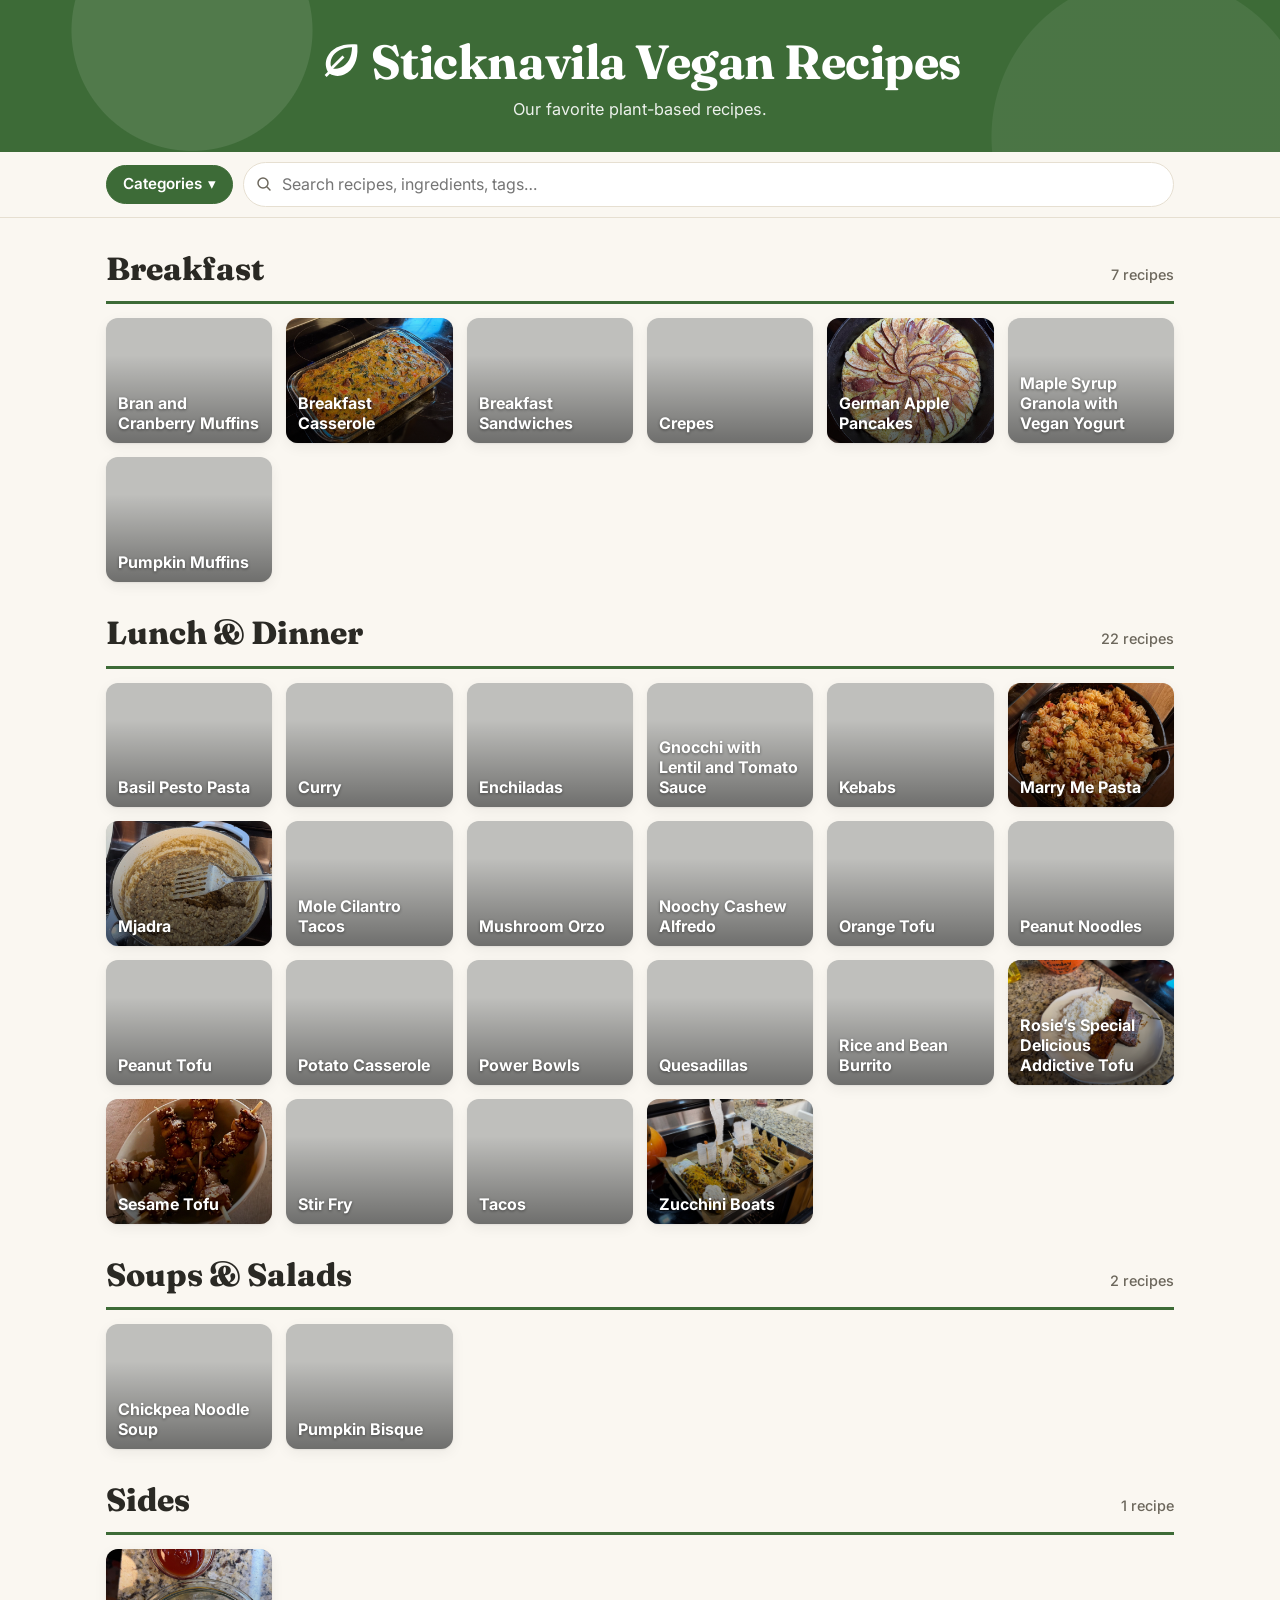
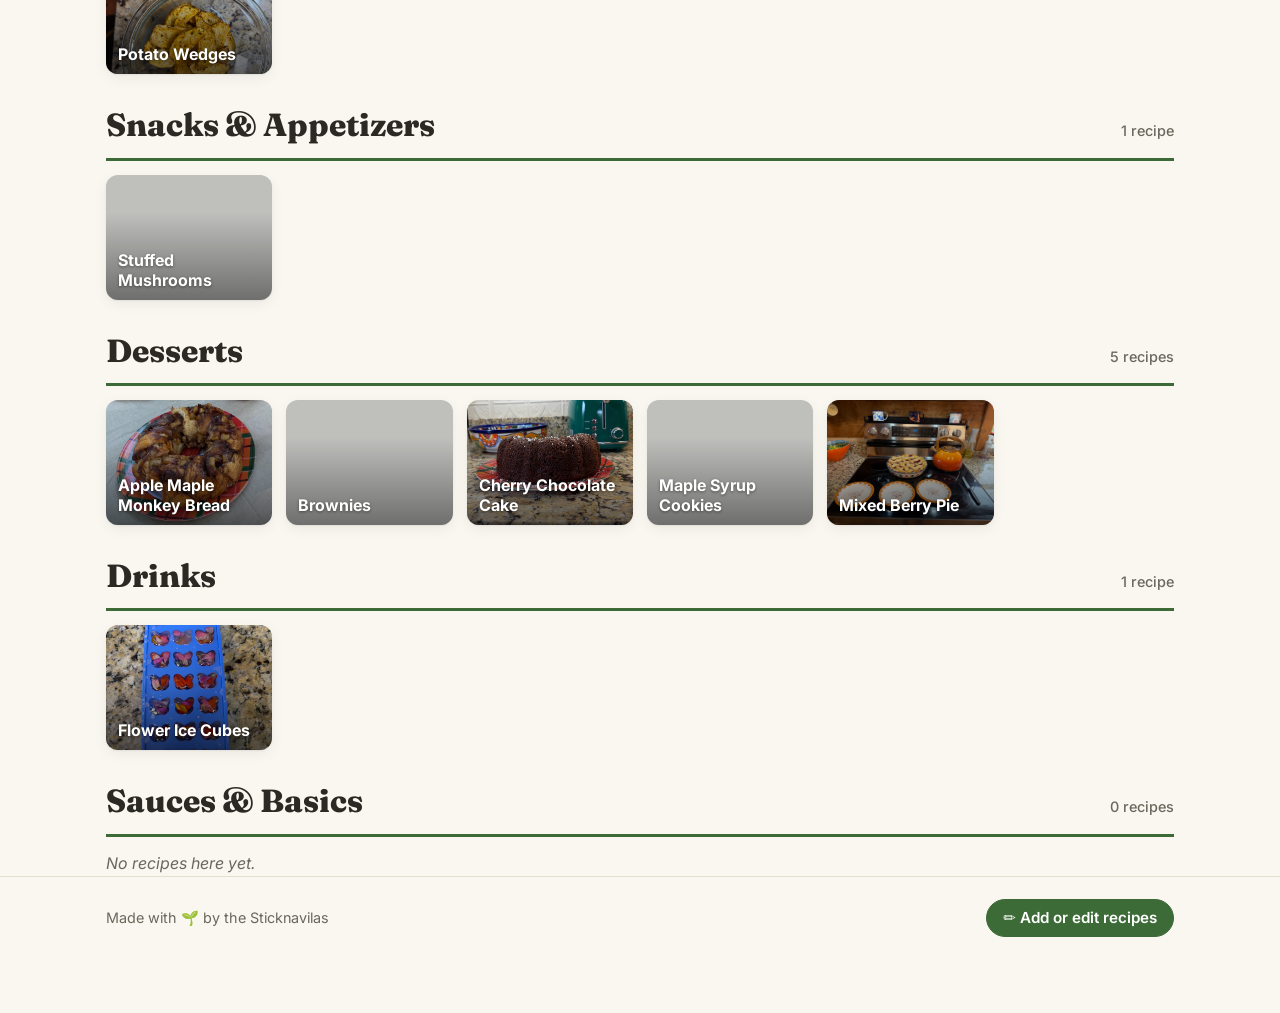
<file: index.html>
<!doctype html>
<html lang="en">
<head>
  <meta charset="utf-8">
  <meta name="viewport" content="width=device-width, initial-scale=1">
  <title>Sticknavila Vegan Recipes</title>
  <meta name="description" content="Our favorite plant-based recipes, organized by meal.">
  <link rel="icon" href="favicon.svg" type="image/svg+xml">
  <link rel="preconnect" href="https://fonts.googleapis.com">
  <link rel="preconnect" href="https://fonts.gstatic.com" crossorigin>
  <link href="https://fonts.googleapis.com/css2?family=Fraunces:opsz,wght@9..144,600;9..144,700;9..144,800&family=Inter:wght@400;500;600;700&display=swap" rel="stylesheet">
  <link rel="stylesheet" href="css/style.css">
</head>
<body>
  <header class="site-header" id="top">
    <div class="wrap">
      <h1 class="site-title"><a href="index.html" id="siteTitle">Sticknavila Vegan Recipes</a></h1>
      <p class="site-tagline" id="siteTagline"></p>
    </div>
  </header>

  <nav class="toolbar" aria-label="Recipe navigation">
    <div class="wrap">
      <div class="dropdown" id="catDropdown">
        <button class="btn primary" id="catButton" aria-haspopup="true" aria-expanded="false" aria-controls="catMenu">
          Categories <span class="caret" aria-hidden="true">▾</span>
        </button>
        <ul class="dropdown-menu" id="catMenu" hidden></ul>
      </div>
      <label class="search">
        <span class="visually-hidden" hidden>Search recipes</span>
        <svg class="icon" viewBox="0 0 24 24" aria-hidden="true"><path fill="none" stroke="currentColor" stroke-width="2.2" stroke-linecap="round" d="M10.5 18a7.5 7.5 0 1 1 0-15 7.5 7.5 0 0 1 0 15zm5.4-2.1L21 21"/></svg>
        <input type="search" id="search" placeholder="Search recipes, ingredients, tags…" autocomplete="off" aria-label="Search recipes">
        <button type="button" class="clear" id="clearSearch" aria-label="Clear search" hidden>×</button>
      </label>
    </div>
  </nav>

  <main class="wrap">
    <p class="result-note" id="resultNote" hidden></p>
    <div id="sections"><p class="result-note">Loading recipes…</p></div>
  </main>

  <footer class="site-footer">
    <div class="wrap">
      <span>Made with 🌱 by the Sticknavilas</span>
      <a class="btn primary edit-link" href="admin.html">✏️ Add or edit recipes</a>
    </div>
  </footer>

  <button class="back-to-top" id="toTop" aria-label="Back to top" hidden>↑</button>

  <script src="js/common.js"></script>
  <script src="js/home.js"></script>
</body>
</html>
</file>
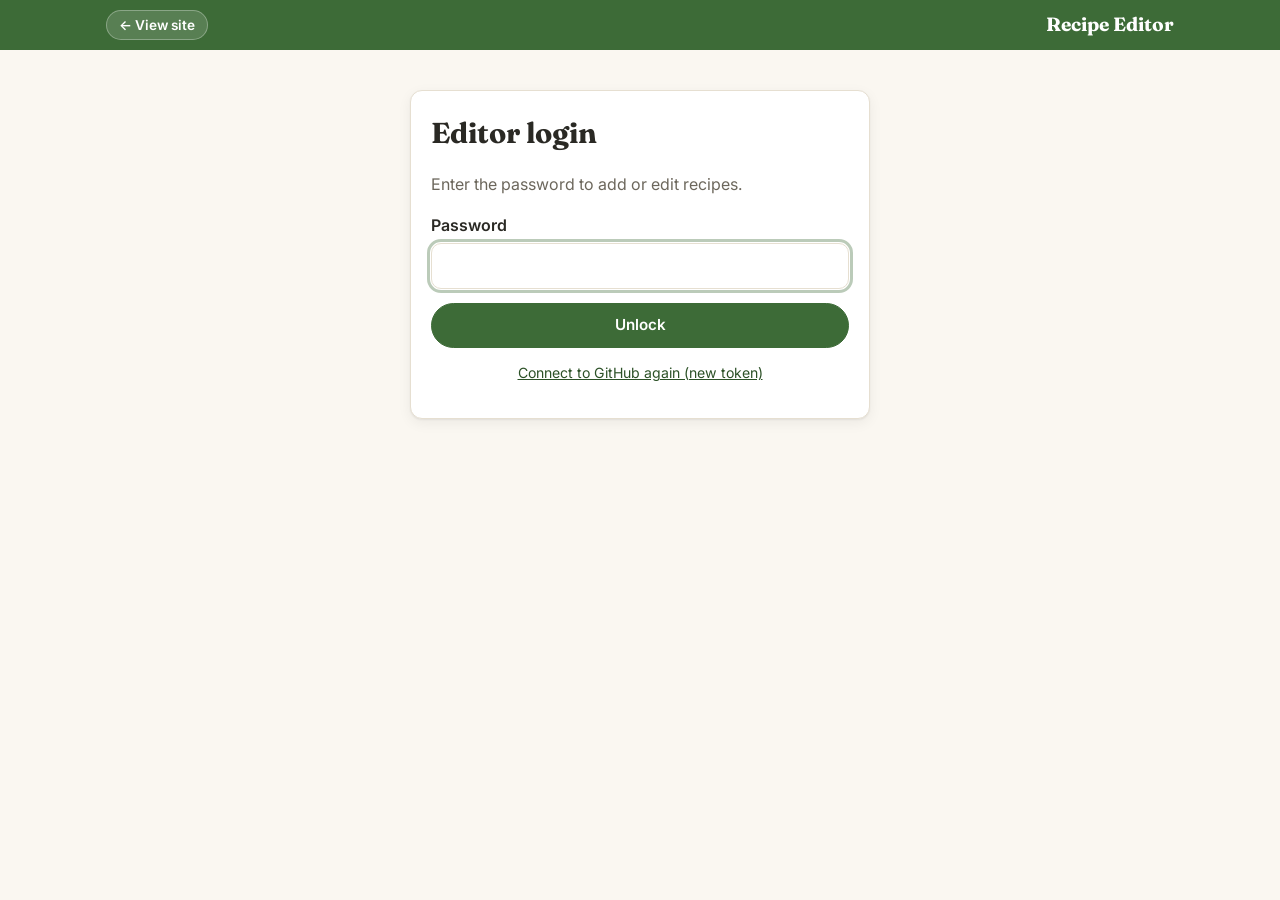
<file: admin.html>
<!doctype html>
<html lang="en">
<head>
  <meta charset="utf-8">
  <meta name="viewport" content="width=device-width, initial-scale=1">
  <meta name="robots" content="noindex">
  <title>Recipe Editor · Sticknavila Vegan Recipes</title>
  <link rel="icon" href="favicon.svg" type="image/svg+xml">
  <link rel="preconnect" href="https://fonts.googleapis.com">
  <link rel="preconnect" href="https://fonts.gstatic.com" crossorigin>
  <link href="https://fonts.googleapis.com/css2?family=Fraunces:opsz,wght@9..144,700;9..144,800&family=Inter:wght@400;500;600;700&display=swap" rel="stylesheet">
  <link rel="stylesheet" href="css/style.css">
  <link rel="stylesheet" href="css/admin.css">
</head>
<body>
  <header class="admin-bar">
    <div class="wrap">
      <a href="index.html" class="btn small">← View site</a>
      <strong class="admin-title">Recipe Editor</strong>
      <button class="btn small" id="logoutBtn" hidden>Log out</button>
    </div>
  </header>

  <div class="status-wrap"><div id="status" class="status" role="status" aria-live="polite" hidden></div></div>

  <main class="wrap admin-main">
    <section id="view-loading"><p class="result-note">Loading…</p></section>

    <!-- Password screen -->
    <section id="view-login" hidden>
      <form class="card narrow" id="loginForm">
        <h1>Editor login</h1>
        <p class="muted">Enter the password to add or edit recipes.</p>
        <div class="field">
          <label for="pw">Password</label>
          <input type="password" id="pw" autocomplete="current-password" required>
        </div>
        <button class="btn primary block" type="submit">Unlock</button>
        <p class="muted small center"><a href="#" id="toSetup">Connect to GitHub again (new token)</a></p>
      </form>
    </section>

    <!-- One-time GitHub connection -->
    <section id="view-setup" hidden>
      <form class="card narrow" id="setupForm">
        <h1>Connect the editor to GitHub</h1>
        <p class="muted">Do this once after the site is on GitHub. The editor saves your changes into the GitHub repository, and the site updates about a minute later. The steps are in <strong>README.md</strong>.</p>
        <div class="field"><label for="ghOwner">GitHub username</label><input id="ghOwner" required autocapitalize="off" autocorrect="off" spellcheck="false"></div>
        <div class="field"><label for="ghRepo">Repository name</label><input id="ghRepo" required autocapitalize="off" autocorrect="off" spellcheck="false"></div>
        <div class="field"><label for="ghBranch">Branch</label><input id="ghBranch" value="main" required autocapitalize="off" autocorrect="off" spellcheck="false"></div>
        <div class="field">
          <label for="ghToken">GitHub access token</label>
          <input id="ghToken" type="password" required autocomplete="off" placeholder="github_pat_…">
          <small class="muted">Use a fine-grained token for this repository only, with <em>Contents: Read and write</em>. It's stored encrypted with your editor password.</small>
        </div>
        <div class="field"><label for="setPw">Editor password</label><input id="setPw" type="password" required autocomplete="new-password"></div>
        <div class="field"><label for="setPw2">Confirm password</label><input id="setPw2" type="password" required autocomplete="new-password"></div>
        <button class="btn primary block" type="submit" id="setupBtn">Connect</button>
        <p class="muted small center"><a href="#" id="setupCancel" hidden>Cancel</a></p>
      </form>
    </section>

    <!-- Dashboard -->
    <section id="view-dash" hidden>
      <div class="dash-head">
        <h1>Your recipes</h1>
        <a class="btn primary" href="#new">+ Add recipe</a>
      </div>
      <div class="field"><input type="search" id="dashSearch" placeholder="Find a recipe to edit…" aria-label="Find a recipe"></div>
      <div id="dashList"></div>

      <details class="card settings" id="settingsPanel">
        <summary>Categories &amp; site settings</summary>
        <div id="settings"></div>
      </details>
    </section>

    <!-- Recipe editor -->
    <section id="view-editor" hidden></section>
  </main>

  <script src="js/common.js"></script>
  <script src="js/admin.js"></script>
</body>
</html>
</file>
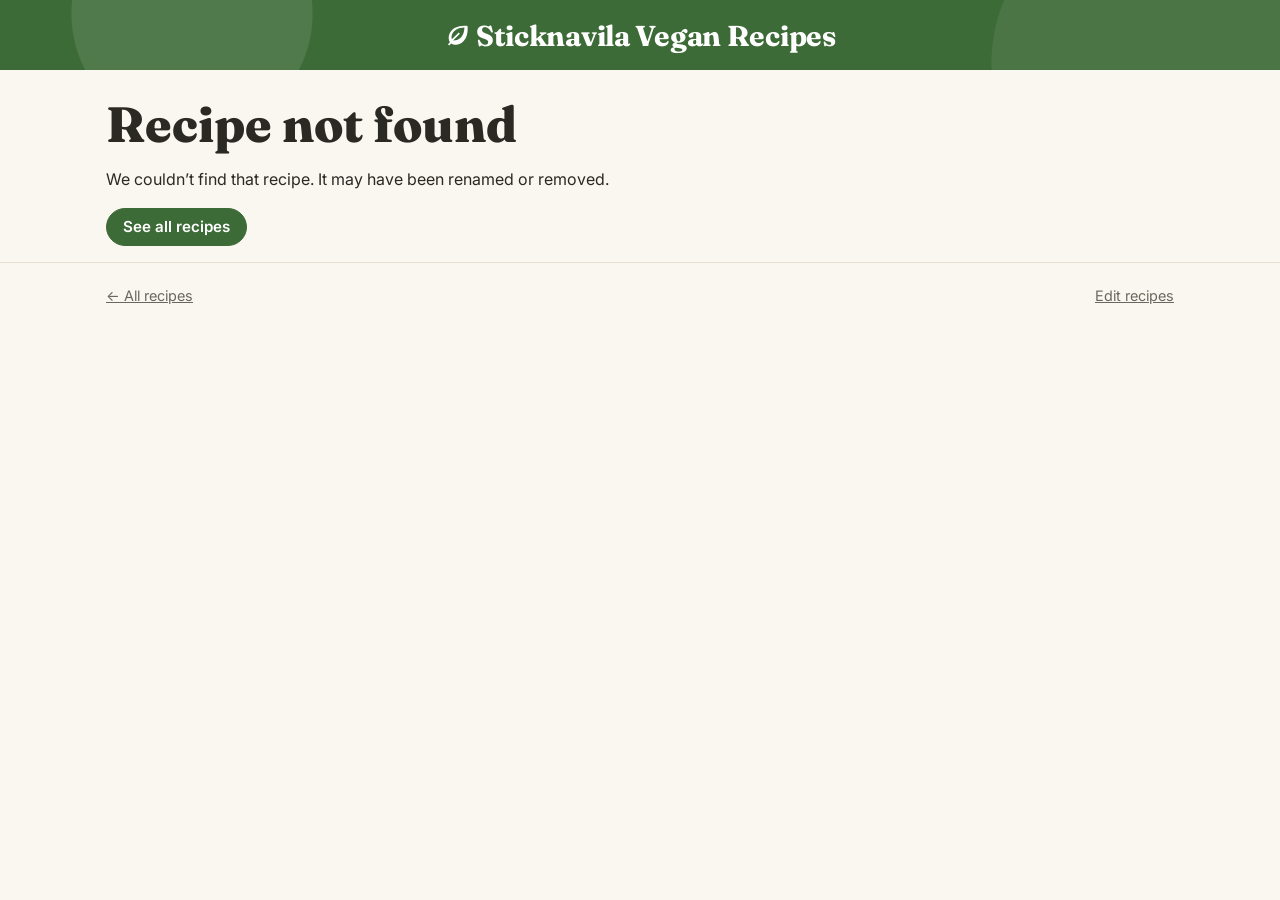
<file: recipe.html>
<!doctype html>
<html lang="en">
<head>
  <meta charset="utf-8">
  <meta name="viewport" content="width=device-width, initial-scale=1">
  <title>Recipe · Sticknavila Vegan Recipes</title>
  <link rel="icon" href="favicon.svg" type="image/svg+xml">
  <link rel="preconnect" href="https://fonts.googleapis.com">
  <link rel="preconnect" href="https://fonts.gstatic.com" crossorigin>
  <link href="https://fonts.googleapis.com/css2?family=Fraunces:opsz,wght@9..144,600;9..144,700;9..144,800&family=Inter:wght@400;500;600;700&display=swap" rel="stylesheet">
  <link rel="stylesheet" href="css/style.css">
</head>
<body>
  <header class="site-header" style="padding:20px 0 18px">
    <div class="wrap">
      <p class="site-title" style="font-size:clamp(1.3rem,3.5vw,1.8rem)"><a href="index.html" id="siteTitle">Sticknavila Vegan Recipes</a></p>
    </div>
  </header>

  <main class="wrap" id="recipe">
    <p class="result-note">Loading recipe…</p>
  </main>

  <footer class="site-footer">
    <div class="wrap">
      <a href="index.html">← All recipes</a>
      <a href="admin.html">Edit recipes</a>
    </div>
  </footer>

  <script src="js/common.js"></script>
  <script src="js/recipe.js"></script>
</body>
</html>
</file>
<file: css/style.css>
/* Emmy & Caleb's Vegan Recipes — shared styles */
:root {
  --bg: #faf7f1;
  --card: #ffffff;
  --ink: #2a2924;
  --muted: #6c675c;
  --line: #e6dfd1;
  --green: #3d6b37;
  --green-dark: #2c5127;
  --green-soft: #e8f0e3;
  --accent: #d9822b;
  --tile-grey: #c9c9c6;
  --danger: #b3261e;
  --radius: 12px;
  --shadow: 0 1px 2px rgba(0,0,0,.06), 0 4px 14px rgba(0,0,0,.06);
  --serif: "Fraunces", Georgia, "Times New Roman", serif;
  --sans: "Inter", system-ui, -apple-system, "Segoe UI", Roboto, sans-serif;
}

* { box-sizing: border-box; }
html { scroll-behavior: smooth; }
body {
  margin: 0;
  background: var(--bg);
  color: var(--ink);
  font-family: var(--sans);
  font-size: 16px;
  line-height: 1.55;
  -webkit-text-size-adjust: 100%;
}
img { max-width: 100%; display: block; }
a { color: var(--green-dark); }
button, input, select, textarea { font: inherit; }
[hidden] { display: none !important; }

.wrap { max-width: 1100px; margin: 0 auto; padding: 0 16px; }

/* ---------- Header ---------- */
.site-header {
  background: var(--green);
  background-image: radial-gradient(circle at 15% 20%, rgba(255,255,255,.10) 0 120px, transparent 121px),
                    radial-gradient(circle at 90% 90%, rgba(255,255,255,.07) 0 160px, transparent 161px);
  color: #fff;
  padding: 36px 0 30px;
  text-align: center;
}
.site-header a { color: inherit; text-decoration: none; }
.site-title {
  font-family: var(--serif);
  font-weight: 700;
  font-size: clamp(1.8rem, 5vw, 3rem);
  line-height: 1.1;
  margin: 0;
  letter-spacing: -.01em;
}
.site-tagline { margin: 8px 0 0; opacity: .9; font-size: 1.02rem; }
.leaf { display: inline-block; width: .9em; height: .9em; vertical-align: -.05em; margin-right: .2em; }

/* ---------- Toolbar ---------- */
.toolbar {
  position: sticky; top: 0; z-index: 20;
  background: rgba(250,247,241,.96);
  backdrop-filter: saturate(1.4) blur(6px);
  -webkit-backdrop-filter: saturate(1.4) blur(6px);
  border-bottom: 1px solid var(--line);
}
.toolbar .wrap { display: flex; gap: 10px; align-items: center; padding-top: 10px; padding-bottom: 10px; flex-wrap: wrap; }

.btn {
  display: inline-flex; align-items: center; justify-content: center; gap: 6px;
  border: 1px solid var(--line); background: var(--card); color: var(--ink);
  border-radius: 999px; padding: 9px 16px; cursor: pointer; text-decoration: none;
  font-weight: 600; font-size: .95rem; line-height: 1.2; white-space: nowrap;
}
.btn:hover { border-color: #cfc5b2; }
.btn:focus-visible, .search input:focus-visible, .field :focus-visible { outline: 3px solid rgba(61,107,55,.35); outline-offset: 1px; }
.btn.primary { background: var(--green); border-color: var(--green); color: #fff; }
.btn.primary:hover { background: var(--green-dark); }
.btn.danger { color: var(--danger); }
.btn.danger:hover { border-color: var(--danger); }
.btn.small { padding: 6px 12px; font-size: .85rem; }
.btn:disabled { opacity: .55; cursor: default; }

.dropdown { position: relative; }
.dropdown-menu {
  position: absolute; top: calc(100% + 6px); left: 0; min-width: 220px; max-height: 70vh; overflow: auto;
  background: var(--card); border: 1px solid var(--line); border-radius: var(--radius);
  box-shadow: var(--shadow); padding: 6px; margin: 0; list-style: none;
}
.dropdown-menu a {
  display: flex; justify-content: space-between; gap: 12px;
  padding: 9px 12px; border-radius: 8px; text-decoration: none; color: var(--ink);
}
.dropdown-menu a:hover, .dropdown-menu a:focus { background: var(--green-soft); outline: none; }
.dropdown-menu .count { color: var(--muted); font-size: .85rem; }
.caret { transition: transform .15s; }
.dropdown.open .caret { transform: rotate(180deg); }

.search { flex: 1 1 240px; position: relative; }
.search input {
  width: 100%; border: 1px solid var(--line); background: var(--card);
  border-radius: 999px; padding: 9px 38px 9px 38px; font-size: 16px;
}
.search input::-webkit-search-cancel-button { -webkit-appearance: none; appearance: none; display: none; }
.search .icon { position: absolute; left: 13px; top: 50%; transform: translateY(-50%); width: 16px; height: 16px; color: var(--muted); }
.search .clear {
  position: absolute; right: 6px; top: 50%; transform: translateY(-50%);
  border: 0; background: transparent; cursor: pointer; color: var(--muted); font-size: 1.2rem; padding: 4px 8px; line-height: 1;
}

/* ---------- Category sections ---------- */
main { padding-bottom: 40px; }
.result-note { color: var(--muted); margin: 18px 0 0; }
.category { padding-top: 26px; scroll-margin-top: 70px; }
.category-title {
  font-family: var(--serif); font-weight: 800; font-size: clamp(1.5rem, 3.4vw, 2rem);
  margin: 0 0 14px; padding-bottom: 8px; border-bottom: 3px solid var(--green);
  display: flex; align-items: baseline; justify-content: space-between; gap: 10px;
}
.category-title .count { font-family: var(--sans); font-weight: 500; font-size: .9rem; color: var(--muted); }
.empty { color: var(--muted); font-style: italic; margin: 0; }

.grid {
  display: grid; gap: 14px;
  grid-template-columns: repeat(auto-fill, minmax(165px, 1fr));
}
.tile {
  position: relative; display: block; aspect-ratio: 4 / 3; border-radius: var(--radius); overflow: hidden;
  background: var(--tile-grey); color: #fff; text-decoration: none; box-shadow: var(--shadow);
  transition: transform .15s ease, box-shadow .15s ease;
}
.tile:hover, .tile:focus-visible { transform: translateY(-2px); box-shadow: 0 6px 20px rgba(0,0,0,.14); }
.tile:focus-visible { outline: 3px solid var(--accent); outline-offset: 2px; }
.tile-img { position: absolute; inset: 0; background-size: cover; background-position: center; transition: transform .3s ease; }
.tile:hover .tile-img { transform: scale(1.04); }
.tile::after {
  content: ""; position: absolute; inset: 0;
  background: linear-gradient(to top, rgba(0,0,0,.62) 0%, rgba(0,0,0,.18) 55%, rgba(0,0,0,0) 100%);
}
.tile.no-img::after { background: linear-gradient(to top, rgba(0,0,0,.45), rgba(0,0,0,.05) 70%); }
.tile-name {
  position: absolute; left: 0; right: 0; bottom: 0; z-index: 1; padding: 10px 12px;
  font-weight: 700; font-size: 1rem; line-height: 1.25; text-shadow: 0 1px 3px rgba(0,0,0,.45);
}

.back-to-top {
  position: fixed; right: 16px; bottom: 16px; z-index: 30; width: 46px; height: 46px; border-radius: 50%;
  border: 0; background: var(--green); color: #fff; font-size: 1.3rem; cursor: pointer; box-shadow: var(--shadow);
}

/* ---------- Footer ---------- */
.site-footer { border-top: 1px solid var(--line); color: var(--muted); font-size: .9rem; padding: 22px 0 76px; }
.site-footer .wrap { display: flex; justify-content: space-between; gap: 12px; flex-wrap: wrap; }
.site-footer .wrap { align-items: center; }
.site-footer a { color: var(--muted); }
.site-footer a.edit-link { color: #fff; }

/* ---------- Recipe page ---------- */
.recipe-top { padding: 18px 0 0; }
.crumbs { font-size: .92rem; color: var(--muted); display: flex; gap: 6px; flex-wrap: wrap; }
.crumbs a { color: var(--green-dark); text-decoration: none; font-weight: 600; }
.recipe-title { font-family: var(--serif); font-weight: 800; font-size: clamp(2rem, 6vw, 3.1rem); line-height: 1.08; margin: 10px 0 12px; }
.meta { display: flex; flex-wrap: wrap; gap: 8px 22px; color: var(--muted); margin-bottom: 12px; }
.meta strong { color: var(--ink); }
.tags { display: flex; flex-wrap: wrap; gap: 6px; margin: 0 0 16px; padding: 0; list-style: none; }
.tags a, .tags span { display: inline-block; background: var(--green-soft); color: var(--green-dark); border-radius: 999px; padding: 3px 11px; font-size: .85rem; font-weight: 600; text-decoration: none; }
.hero { border-radius: var(--radius); overflow: hidden; margin: 6px 0 20px; background: var(--tile-grey); box-shadow: var(--shadow); }
.hero img { width: 100%; max-height: 520px; object-fit: cover; }
.lead { font-size: 1.12rem; margin: 0 0 22px; }
.recipe-actions { display: flex; gap: 8px; flex-wrap: wrap; margin: 0 0 22px; }

.recipe-body { display: grid; gap: 22px; grid-template-columns: 1fr; }
@media (min-width: 820px) { .recipe-body { grid-template-columns: minmax(260px, 2fr) 3fr; align-items: start; } }
.panel { background: var(--card); border: 1px solid var(--line); border-radius: var(--radius); padding: 18px 20px; }
.panel h2 { font-family: var(--serif); font-size: 1.4rem; margin: 0 0 10px; }
.ingredients { list-style: none; padding: 0; margin: 0; }
.ingredients li { padding: 6px 0; border-bottom: 1px dashed var(--line); }
.ingredients li:last-child { border-bottom: 0; }
.ingredients label { display: flex; gap: 10px; align-items: flex-start; cursor: pointer; }
.ingredients input { margin-top: 5px; width: 17px; height: 17px; accent-color: var(--green); flex: none; }
.ingredients input:checked + span { text-decoration: line-through; color: var(--muted); }
.ingredients .subhead { font-weight: 700; border-bottom: 0; padding-top: 12px; color: var(--green-dark); }
.steps { margin: 0; padding: 0; list-style: none; counter-reset: step; }
.steps li { position: relative; padding: 2px 0 16px 44px; counter-increment: step; }
.steps li::before {
  content: counter(step); position: absolute; left: 0; top: 0; width: 30px; height: 30px; border-radius: 50%;
  background: var(--green); color: #fff; font-weight: 700; display: grid; place-items: center; font-size: .9rem;
}
.steps .subhead { padding-left: 0; font-weight: 700; color: var(--green-dark); counter-increment: none; }
.steps .subhead::before { display: none; }
.notes { margin-top: 22px; }
.notes p { margin: 0 0 12px; }
.gallery { display: grid; gap: 12px; grid-template-columns: repeat(auto-fill, minmax(180px, 1fr)); }
.gallery figure { margin: 0; }
.gallery button { padding: 0; border: 0; background: var(--tile-grey); border-radius: 10px; overflow: hidden; cursor: zoom-in; width: 100%; aspect-ratio: 4/3; display: block; }
.gallery img { width: 100%; height: 100%; object-fit: cover; }
.gallery figcaption { font-size: .88rem; color: var(--muted); margin-top: 5px; }
.section-gap { margin-top: 30px; }
.section-gap > h2 { font-family: var(--serif); font-size: 1.5rem; margin: 0 0 12px; }

.lightbox { position: fixed; inset: 0; z-index: 100; background: rgba(0,0,0,.88); display: grid; place-items: center; padding: 16px; cursor: zoom-out; }
.lightbox img { max-height: 86vh; max-width: 100%; border-radius: 8px; }
.lightbox p { color: #fff; text-align: center; margin: 10px 0 0; }

/* ---------- Print ---------- */
@media print {
  .toolbar, .site-footer, .recipe-actions, .back-to-top, .crumbs, .more-like, .gallery-wrap { display: none !important; }
  .site-header { background: none; color: #000; padding: 0 0 10px; }
  body { background: #fff; }
  .panel { border: 0; padding: 0; }
  .hero img { max-height: 280px; }
  .recipe-body { grid-template-columns: 1fr 1.5fr; }
}
</file>
<file: css/admin.css>
/* Editor-only styles */
.admin-bar { background: var(--green); color: #fff; position: sticky; top: 0; z-index: 30; }
.admin-bar .wrap { display: flex; align-items: center; justify-content: space-between; gap: 10px; padding-top: 10px; padding-bottom: 10px; }
.admin-title { font-family: var(--serif); font-size: 1.2rem; }
.admin-bar .btn { background: rgba(255,255,255,.14); border-color: rgba(255,255,255,.3); color: #fff; }
.admin-main { padding-top: 20px; padding-bottom: 80px; max-width: 860px; }
.admin-main h1 { font-family: var(--serif); font-size: 1.8rem; margin: 0 0 8px; }
.admin-main h2 { font-family: var(--serif); font-size: 1.25rem; margin: 0 0 10px; }

.card { background: var(--card); border: 1px solid var(--line); border-radius: var(--radius); padding: 20px; box-shadow: var(--shadow); }
.narrow { max-width: 460px; margin: 20px auto; }
.muted { color: var(--muted); }
.small { font-size: .88rem; }
.center { text-align: center; }
.btn.block { width: 100%; padding: 12px; }

.field { margin: 0 0 14px; }
.field label { display: block; font-weight: 600; margin-bottom: 5px; }
.field small { display: block; margin-top: 5px; }
.field input:not([type=checkbox]):not([type=file]), .field select, .field textarea {
  width: 100%; border: 1px solid var(--line); border-radius: 10px; padding: 10px 12px;
  background: #fff; font-size: 16px; color: var(--ink);
}
.field textarea { min-height: 120px; resize: vertical; line-height: 1.5; }
.field textarea.tall { min-height: 220px; }
.row { display: grid; gap: 12px; grid-template-columns: repeat(auto-fit, minmax(150px, 1fr)); }

.status-wrap { position: sticky; top: 58px; z-index: 25; max-width: 860px; margin: 0 auto; padding: 0 16px; }
.status { margin-top: 12px; padding: 12px 16px; border-radius: 10px; font-weight: 500; box-shadow: var(--shadow); }
.status.info { background: #eef3fb; color: #1d3c6b; }
.status.ok { background: var(--green-soft); color: var(--green-dark); }
.status.error { background: #fbeceb; color: var(--danger); }

.dash-head { display: flex; align-items: center; justify-content: space-between; gap: 10px; margin-bottom: 14px; flex-wrap: wrap; }
.dash-cat { margin: 22px 0 8px; font-family: var(--serif); font-size: 1.2rem; border-bottom: 2px solid var(--green); padding-bottom: 4px; }
.dash-row {
  display: flex; align-items: center; gap: 12px; padding: 8px; border-radius: 10px;
  text-decoration: none; color: var(--ink); background: var(--card); border: 1px solid var(--line); margin-bottom: 6px;
}
.dash-row:hover { border-color: #cfc5b2; }
.thumb { width: 56px; height: 42px; border-radius: 7px; background: var(--tile-grey) center/cover no-repeat; flex: none; }
.dash-row .name { flex: 1; font-weight: 600; }
.dash-row .edit { color: var(--green-dark); font-weight: 600; font-size: .9rem; }
.settings { margin-top: 30px; }
.settings summary { cursor: pointer; font-weight: 700; font-size: 1.05rem; }
.settings[open] summary { margin-bottom: 16px; }
.cat-row { display: flex; gap: 6px; align-items: center; margin-bottom: 8px; }
.cat-row input { flex: 1; min-width: 0; border: 1px solid var(--line); border-radius: 10px; padding: 9px 12px; font-size: 16px; }
.cat-row .btn { padding: 8px 11px; }
.cat-row .n { color: var(--muted); font-size: .85rem; width: 28px; text-align: center; }

.editor-head { display: flex; justify-content: space-between; align-items: center; gap: 10px; flex-wrap: wrap; margin-bottom: 14px; }
.ed-section { margin-bottom: 18px; }
.cover-box {
  position: relative; aspect-ratio: 16/9; max-width: 440px; border-radius: var(--radius);
  background: var(--tile-grey) center/cover no-repeat; display: grid; place-items: center; color: #fff; overflow: hidden;
}
.cover-box .ph { font-weight: 600; text-shadow: 0 1px 2px rgba(0,0,0,.3); }
.photo-actions { display: flex; gap: 8px; flex-wrap: wrap; margin-top: 10px; }
.file-btn { position: relative; overflow: hidden; }
.file-btn input { position: absolute; inset: 0; opacity: 0; cursor: pointer; font-size: 0; }
.photo-list { display: grid; gap: 12px; grid-template-columns: repeat(auto-fill, minmax(200px, 1fr)); margin-top: 10px; }
.photo-item { border: 1px solid var(--line); border-radius: 10px; padding: 8px; background: #fff; }
.photo-item .pimg { aspect-ratio: 4/3; border-radius: 7px; background: var(--tile-grey) center/cover no-repeat; margin-bottom: 8px; }
.photo-item input { width: 100%; border: 1px solid var(--line); border-radius: 8px; padding: 7px 9px; font-size: 16px; }
.photo-item .photo-actions { margin-top: 6px; }
.photo-item .btn { padding: 5px 10px; font-size: .82rem; }
.save-bar {
  position: sticky; bottom: 0; background: rgba(250,247,241,.97); border-top: 1px solid var(--line);
  padding: 12px 0; margin-top: 20px; display: flex; gap: 8px; flex-wrap: wrap; justify-content: flex-end;
}
.save-bar .spacer { flex: 1; }
.hint { font-size: .85rem; color: var(--muted); margin-top: 4px; }
</file>
